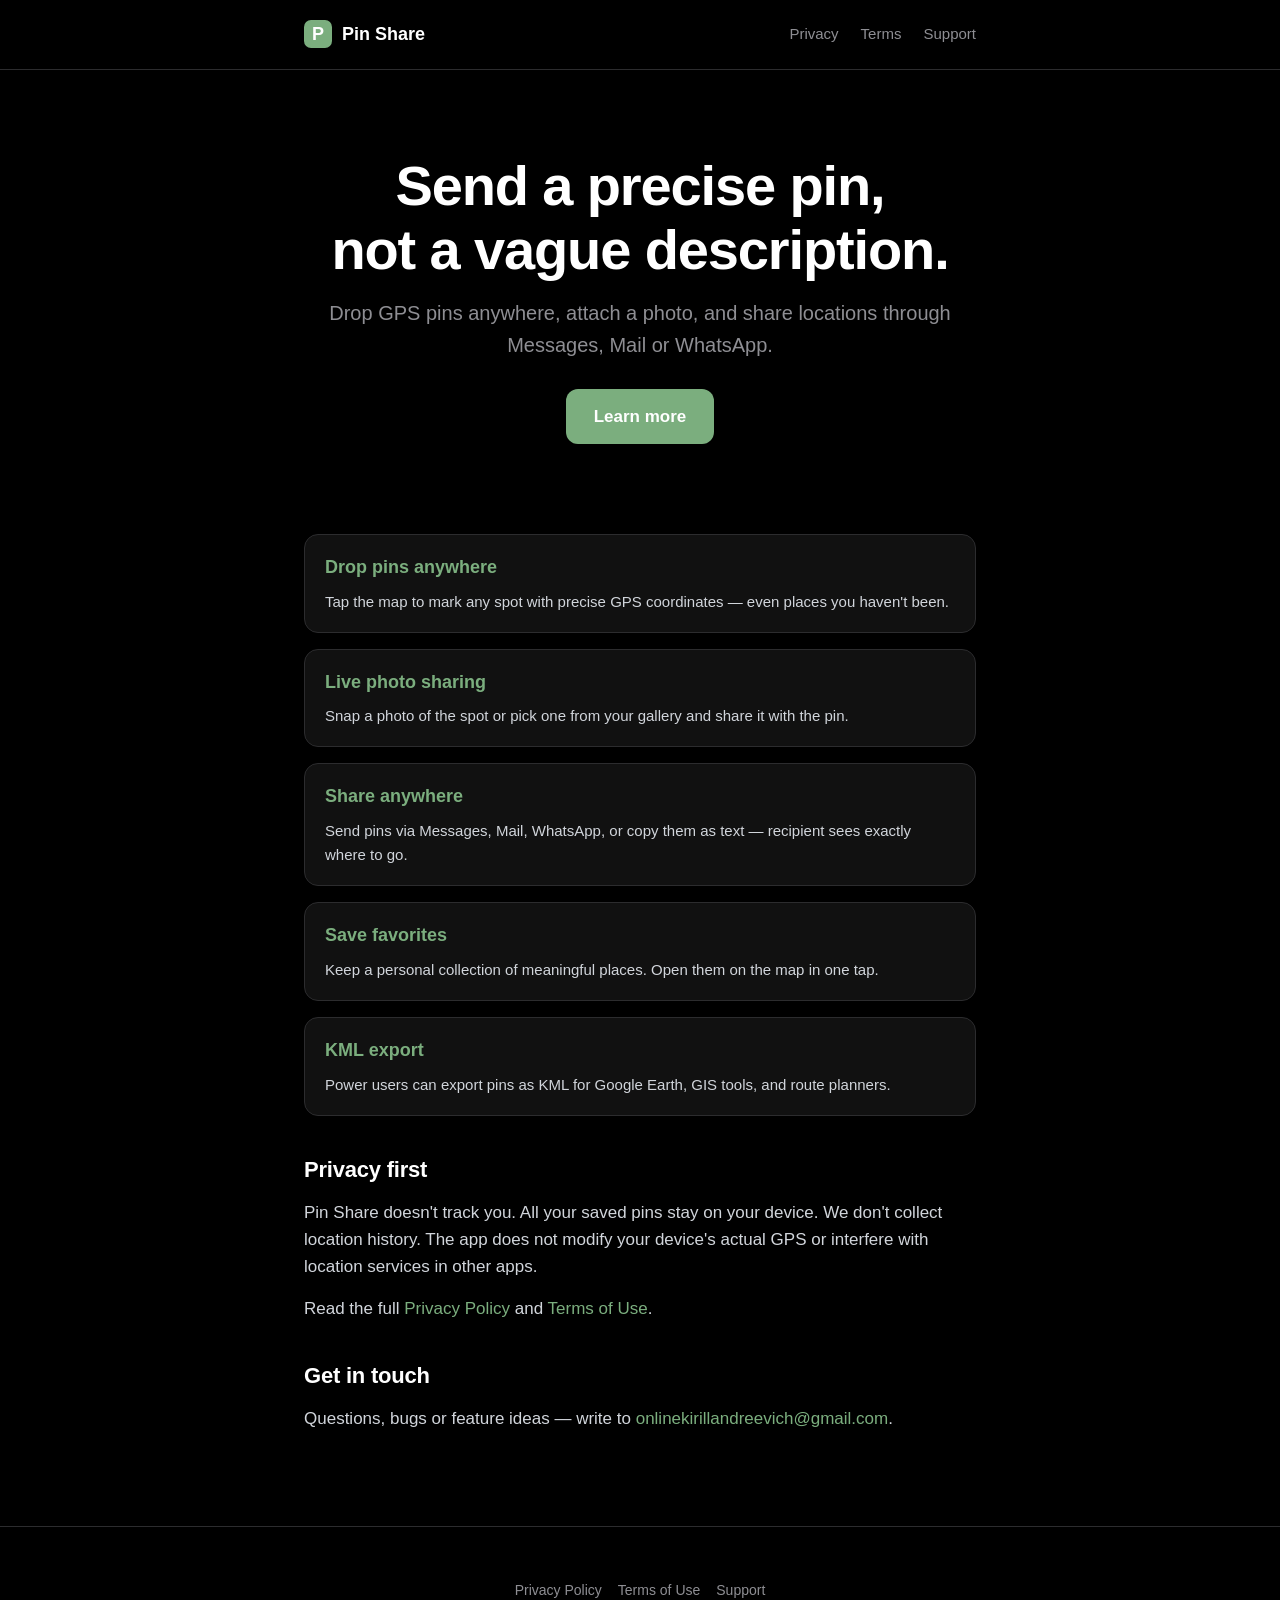
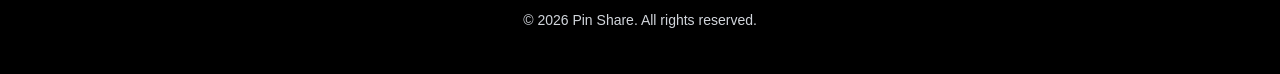
<file: index.html>
<!DOCTYPE html>
<html lang="en">
<head>
    <meta charset="UTF-8">
    <meta name="viewport" content="width=device-width, initial-scale=1.0">
    <title>Pin Share — Drop, save and share GPS locations with photos</title>
    <meta name="description" content="Pin Share lets you drop precise GPS pins, attach photos, and share locations through Messages, Mail, WhatsApp and more. Save your favorite spots.">
    <meta property="og:title" content="Pin Share">
    <meta property="og:description" content="Drop GPS pins, attach photos, share locations.">
    <meta property="og:type" content="website">
    <link rel="stylesheet" href="style.css">
</head>
<body>
    <header class="site-header">
        <div class="container">
            <a href="/" class="brand">
                <span class="brand-mark">P</span>
                Pin Share
            </a>
            <nav class="site-nav">
                <a href="privacy.html">Privacy</a>
                <a href="terms.html">Terms</a>
                <a href="mailto:onlinekirillandreevich@gmail.com">Support</a>
            </nav>
        </div>
    </header>

    <main class="container">
        <section class="hero">
            <h1>Send a precise pin,<br>not a vague description.</h1>
            <p class="tagline">Drop GPS pins anywhere, attach a photo, and share locations through Messages, Mail or WhatsApp.</p>
            <a class="cta" href="#features">Learn more</a>
        </section>

        <section class="features" id="features">
            <div class="feature">
                <h3>Drop pins anywhere</h3>
                <p>Tap the map to mark any spot with precise GPS coordinates — even places you haven't been.</p>
            </div>
            <div class="feature">
                <h3>Live photo sharing</h3>
                <p>Snap a photo of the spot or pick one from your gallery and share it with the pin.</p>
            </div>
            <div class="feature">
                <h3>Share anywhere</h3>
                <p>Send pins via Messages, Mail, WhatsApp, or copy them as text — recipient sees exactly where to go.</p>
            </div>
            <div class="feature">
                <h3>Save favorites</h3>
                <p>Keep a personal collection of meaningful places. Open them on the map in one tap.</p>
            </div>
            <div class="feature">
                <h3>KML export</h3>
                <p>Power users can export pins as KML for Google Earth, GIS tools, and route planners.</p>
            </div>
        </section>

        <section>
            <h2>Privacy first</h2>
            <p>Pin Share doesn't track you. All your saved pins stay on your device. We don't collect location history. The app does not modify your device's actual GPS or interfere with location services in other apps.</p>
            <p>Read the full <a href="privacy.html">Privacy Policy</a> and <a href="terms.html">Terms of Use</a>.</p>
        </section>

        <section>
            <h2>Get in touch</h2>
            <p>Questions, bugs or feature ideas — write to <a href="mailto:onlinekirillandreevich@gmail.com">onlinekirillandreevich@gmail.com</a>.</p>
        </section>
    </main>

    <footer class="site-footer">
        <div class="container">
            <div class="footer-links">
                <a href="privacy.html">Privacy Policy</a>
                <a href="terms.html">Terms of Use</a>
                <a href="mailto:onlinekirillandreevich@gmail.com">Support</a>
            </div>
            <p>© <span id="year">2026</span> Pin Share. All rights reserved.</p>
        </div>
    </footer>

    <script>
        document.getElementById('year').textContent = new Date().getFullYear();
    </script>
</body>
</html>
</file>
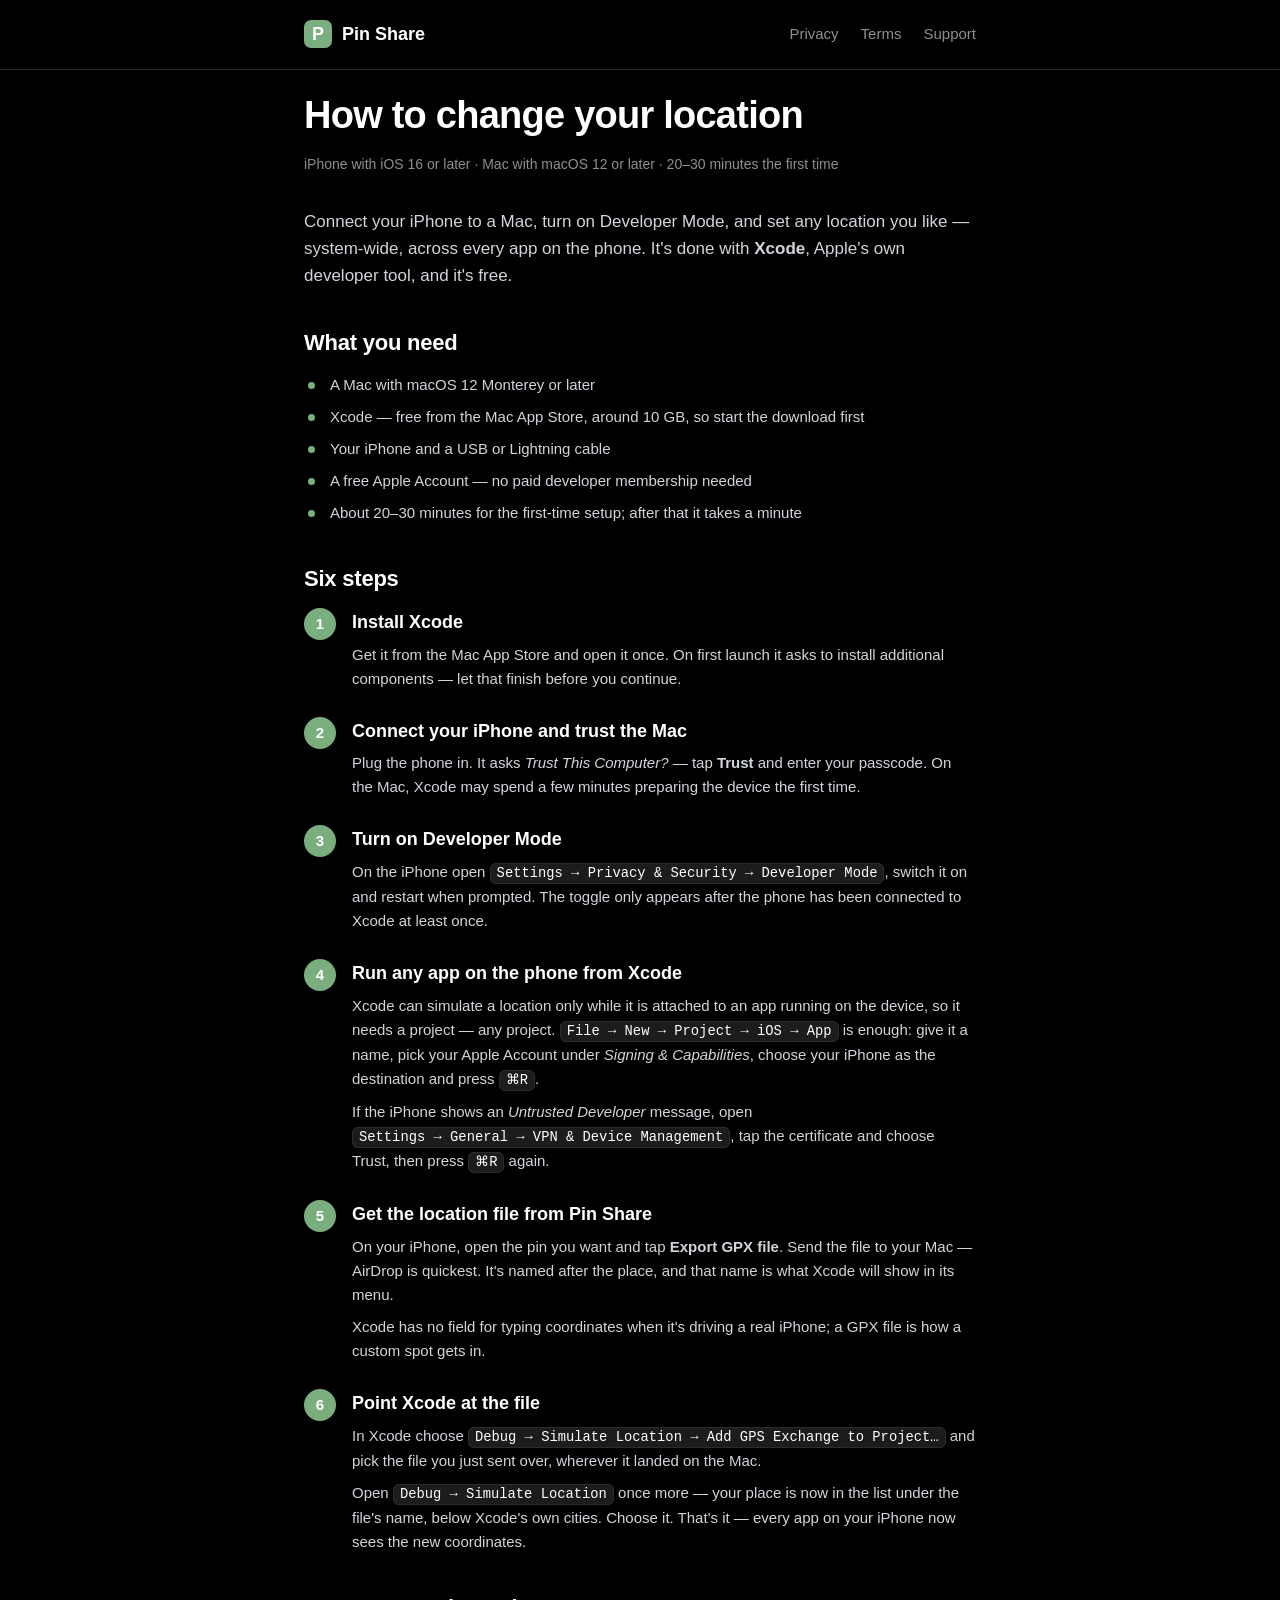
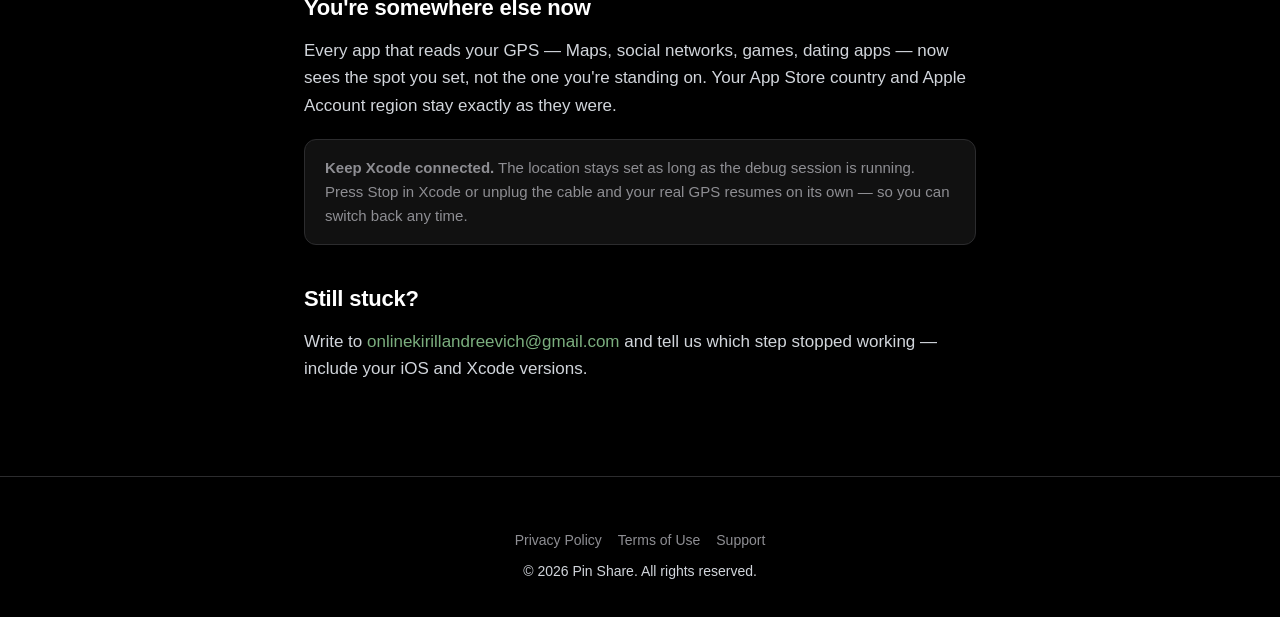
<file: instruction/index.html>
<!DOCTYPE html>
<html lang="en">
<head>
    <meta charset="UTF-8">
    <meta name="viewport" content="width=device-width, initial-scale=1.0">
    <title>How to change your location on iPhone — Pin Share</title>
    <meta name="description" content="Step-by-step guide to making your iPhone report a location you choose, using Xcode — Apple's own developer tool for Mac.">
    <meta property="og:title" content="How to change your location on iPhone">
    <meta property="og:description" content="Use Xcode, Apple's own developer tool, to make your iPhone report any location you pick.">
    <meta property="og:type" content="article">
    <link rel="stylesheet" href="../style.css">
    <style>
        /* Page-specific: the pin card, the step list and the copy buttons. */
        .pin-card {
            background: var(--surface);
            border: 1px solid var(--border);
            border-radius: 16px;
            padding: 20px;
            margin: 28px 0 8px;
        }
        .pin-card .pin-name {
            font-size: 15px;
            color: var(--accent);
            font-weight: 600;
            margin-bottom: 14px;
            word-break: break-word;
        }
        .coord-row {
            display: flex;
            align-items: center;
            gap: 12px;
            padding: 12px 0;
            border-top: 1px solid var(--border);
        }
        .coord-row:first-of-type { border-top: none; padding-top: 0; }
        .coord-label {
            font-size: 13px;
            color: var(--text-secondary);
            text-transform: uppercase;
            letter-spacing: 0.06em;
            width: 86px;
            flex-shrink: 0;
        }
        .coord-value {
            flex: 1;
            min-width: 0;
            font-family: ui-monospace, SFMono-Regular, Menlo, monospace;
            font-size: 19px;
            font-weight: 600;
            word-break: break-all;
        }
        .copy-btn {
            flex-shrink: 0;
            background: var(--surface-2);
            border: 1px solid var(--border);
            color: var(--text);
            border-radius: 10px;
            padding: 8px 14px;
            font: inherit;
            font-size: 14px;
            font-weight: 600;
            cursor: pointer;
            transition: background 0.15s ease;
        }
        .copy-btn:hover { background: var(--border); }
        .copy-btn.done { background: var(--accent); border-color: var(--accent); color: #fff; }
        .copy-all {
            display: block;
            width: 100%;
            margin-top: 16px;
            background: var(--accent);
            border: none;
            color: #fff;
            border-radius: 12px;
            padding: 15px;
            font: inherit;
            font-size: 17px;
            font-weight: 600;
            cursor: pointer;
            transition: background 0.15s ease;
        }
        .copy-all:hover { background: var(--accent-pressed); }
        .copy-all.done { background: var(--accent-pressed); }
        .steps { counter-reset: step; margin: 0; padding: 0; list-style: none; }
        .steps > li {
            counter-increment: step;
            position: relative;
            padding-left: 48px;
            margin-bottom: 26px;
        }
        .steps > li::before {
            content: counter(step);
            position: absolute;
            left: 0;
            top: 0;
            width: 32px;
            height: 32px;
            border-radius: 16px;
            background: var(--accent);
            color: #fff;
            font-weight: 700;
            font-size: 15px;
            display: grid;
            place-items: center;
        }
        .steps h3 { margin-top: 2px; margin-bottom: 6px; }
        .steps p { font-size: 15px; margin-bottom: 0; }
        .steps p + p { margin-top: 8px; }
        kbd, .menu-path {
            font-family: ui-monospace, SFMono-Regular, Menlo, monospace;
            font-size: 0.92em;
            background: var(--surface-2);
            border: 1px solid var(--border);
            border-radius: 6px;
            padding: 2px 6px;
            color: var(--text);
            white-space: nowrap;
        }
        .needs { margin: 6px 0 18px; padding: 0; list-style: none; }
        .needs li {
            padding-left: 26px;
            position: relative;
            color: #d1d5db;
            font-size: 15px;
            margin-bottom: 8px;
        }
        .needs li::before {
            content: "";
            position: absolute;
            left: 4px;
            top: 9px;
            width: 7px;
            height: 7px;
            border-radius: 4px;
            background: var(--accent);
        }
        @media (max-width: 600px) {
            .coord-row { flex-wrap: wrap; gap: 8px; }
            .coord-label { width: 100%; }
            .coord-value { font-size: 17px; flex-basis: 100%; }
            .copy-btn { width: 100%; }
        }
    </style>
</head>
<body>
    <header class="site-header">
        <div class="container">
            <a href="../" class="brand">
                <span class="brand-mark">P</span>
                Pin Share
            </a>
            <nav class="site-nav">
                <a href="../privacy.html">Privacy</a>
                <a href="../terms.html">Terms</a>
                <a href="mailto:onlinekirillandreevich@gmail.com">Support</a>
            </nav>
        </div>
    </header>

    <main class="container">
        <h1>How to change your location</h1>
        <p class="meta">iPhone with iOS 16 or later · Mac with macOS 12 or later · 20–30 minutes the first time</p>

        <p>Connect your iPhone to a Mac, turn on Developer Mode, and set any location you like — system-wide, across every app on the phone. It's done with <strong>Xcode</strong>, Apple's own developer tool, and it's free.</p>
        <p id="pin-lead" hidden>These are the coordinates of the pin you picked — the GPX file from step&nbsp;5 carries exactly this spot.</p>

        <!-- Filled from the URL fragment the app appends (#lat=..&lng=..&name=..). -->
        <div id="pin-card" class="pin-card" hidden>
            <div id="pin-name" class="pin-name" hidden></div>
            <div class="coord-row">
                <span class="coord-label">Latitude</span>
                <span class="coord-value" id="lat-value">—</span>
                <button class="copy-btn" data-copy="lat-value">Copy</button>
            </div>
            <div class="coord-row">
                <span class="coord-label">Longitude</span>
                <span class="coord-value" id="lng-value">—</span>
                <button class="copy-btn" data-copy="lng-value">Copy</button>
            </div>
            <button class="copy-all" id="copy-both">Copy both coordinates</button>
        </div>

        <h2>What you need</h2>
        <ul class="needs">
            <li>A Mac with macOS 12 Monterey or later</li>
            <li>Xcode — free from the Mac App Store, around 10 GB, so start the download first</li>
            <li>Your iPhone and a USB or Lightning cable</li>
            <li>A free Apple Account — no paid developer membership needed</li>
            <li>About 20–30 minutes for the first-time setup; after that it takes a minute</li>
        </ul>

        <h2>Six steps</h2>
        <ol class="steps">
            <li>
                <h3>Install Xcode</h3>
                <p>Get it from the Mac App Store and open it once. On first launch it asks to install additional components — let that finish before you continue.</p>
            </li>
            <li>
                <h3>Connect your iPhone and trust the Mac</h3>
                <p>Plug the phone in. It asks <em>Trust This Computer?</em> — tap <strong>Trust</strong> and enter your passcode. On the Mac, Xcode may spend a few minutes preparing the device the first time.</p>
            </li>
            <li>
                <h3>Turn on Developer Mode</h3>
                <p>On the iPhone open <span class="menu-path">Settings → Privacy &amp; Security → Developer Mode</span>, switch it on and restart when prompted. The toggle only appears after the phone has been connected to Xcode at least once.</p>
            </li>
            <li>
                <h3>Run any app on the phone from Xcode</h3>
                <p>Xcode can simulate a location only while it is attached to an app running on the device, so it needs a project — any project. <span class="menu-path">File → New → Project → iOS → App</span> is enough: give it a name, pick your Apple Account under <em>Signing &amp; Capabilities</em>, choose your iPhone as the destination and press <kbd>⌘R</kbd>.</p>
                <p>If the iPhone shows an <em>Untrusted Developer</em> message, open <span class="menu-path">Settings → General → VPN &amp; Device Management</span>, tap the certificate and choose Trust, then press <kbd>⌘R</kbd> again.</p>
            </li>
            <li>
                <h3>Get the location file from Pin Share</h3>
                <p>On your iPhone, open the pin you want and tap <strong>Export GPX file</strong>. Send the file to your Mac — AirDrop is quickest. It's named after the place, and that name is what Xcode will show in its menu.</p>
                <p>Xcode has no field for typing coordinates when it's driving a real iPhone; a GPX file is how a custom spot gets in.</p>
            </li>
            <li>
                <h3>Point Xcode at the file</h3>
                <p>In Xcode choose <span class="menu-path">Debug → Simulate Location → Add GPS Exchange to Project…</span> and pick the file you just sent over, wherever it landed on the Mac.</p>
                <p>Open <span class="menu-path">Debug → Simulate Location</span> once more — your place is now in the list under the file's name, below Xcode's own cities. Choose it. That's it — every app on your iPhone now sees the new coordinates.</p>
            </li>
        </ol>

        <h2>You're somewhere else now</h2>
        <p>Every app that reads your GPS — Maps, social networks, games, dating apps — now sees the spot you set, not the one you're standing on. Your App Store country and Apple Account region stay exactly as they were.</p>
        <div class="callout">
            <strong>Keep Xcode connected.</strong> The location stays set as long as the debug session is running. Press Stop in Xcode or unplug the cable and your real GPS resumes on its own — so you can switch back any time.
        </div>
        <h2>Still stuck?</h2>
        <p>Write to <a href="mailto:onlinekirillandreevich@gmail.com">onlinekirillandreevich@gmail.com</a> and tell us which step stopped working — include your iOS and Xcode versions.</p>
    </main>

    <footer class="site-footer">
        <div class="container">
            <div class="footer-links">
                <a href="../privacy.html">Privacy Policy</a>
                <a href="../terms.html">Terms of Use</a>
                <a href="mailto:onlinekirillandreevich@gmail.com">Support</a>
            </div>
            <p>© <span id="year">2026</span> Pin Share. All rights reserved.</p>
        </div>
    </footer>

    <script>
        document.getElementById('year').textContent = new Date().getFullYear();

        // The app passes the chosen pin in the URL fragment, not the query string, so the
        // coordinates never reach a web server log or a Referer header.
        (function () {
            var card = document.getElementById('pin-card');
            var lead = document.getElementById('pin-lead');

            function parsePin() {
                var hash = (location.hash || '').replace(/^#/, '');
                if (!hash) return null;
                var params = new URLSearchParams(hash);
                var lat = parseFloat(params.get('lat'));
                var lng = parseFloat(params.get('lng'));
                if (!isFinite(lat) || !isFinite(lng)) return null;
                if (Math.abs(lat) > 90 || Math.abs(lng) > 180) return null;
                return { lat: lat, lng: lng, name: params.get('name') || '' };
            }

            function render() {
                var pin = parsePin();
                if (!pin) {
                    // The usual case: the banner is tapped before anything is picked, so the
                    // page is just the guide.
                    lead.hidden = true;
                    card.hidden = true;
                    return;
                }
                lead.hidden = false;
                card.hidden = false;
                document.getElementById('lat-value').textContent = pin.lat.toFixed(6);
                document.getElementById('lng-value').textContent = pin.lng.toFixed(6);
                var nameEl = document.getElementById('pin-name');
                // textContent, never innerHTML: the name is whatever the user typed.
                nameEl.textContent = pin.name;
                nameEl.hidden = !pin.name;
            }

            function flash(button, label) {
                var original = button.textContent;
                button.textContent = label;
                button.classList.add('done');
                setTimeout(function () {
                    button.textContent = original;
                    button.classList.remove('done');
                }, 1600);
            }

            function copy(text, button) {
                function fallback() {
                    // Older Safari, and any context where the clipboard API is unavailable.
                    var field = document.createElement('textarea');
                    field.value = text;
                    field.setAttribute('readonly', '');
                    field.style.cssText = 'position:fixed;top:-1000px;opacity:0';
                    document.body.appendChild(field);
                    field.select();
                    field.setSelectionRange(0, text.length);
                    var ok = false;
                    try { ok = document.execCommand('copy'); } catch (e) { ok = false; }
                    document.body.removeChild(field);
                    flash(button, ok ? 'Copied' : 'Select and copy');
                }
                if (navigator.clipboard && navigator.clipboard.writeText) {
                    navigator.clipboard.writeText(text).then(function () {
                        flash(button, 'Copied');
                    }, fallback);
                } else {
                    fallback();
                }
            }

            Array.prototype.forEach.call(document.querySelectorAll('.copy-btn'), function (button) {
                button.addEventListener('click', function () {
                    copy(document.getElementById(button.dataset.copy).textContent, button);
                });
            });

            document.getElementById('copy-both').addEventListener('click', function () {
                var lat = document.getElementById('lat-value').textContent;
                var lng = document.getElementById('lng-value').textContent;
                copy(lat + ', ' + lng, this);
            });

            window.addEventListener('hashchange', render);
            render();
        })();
    </script>
</body>
</html>
</file>
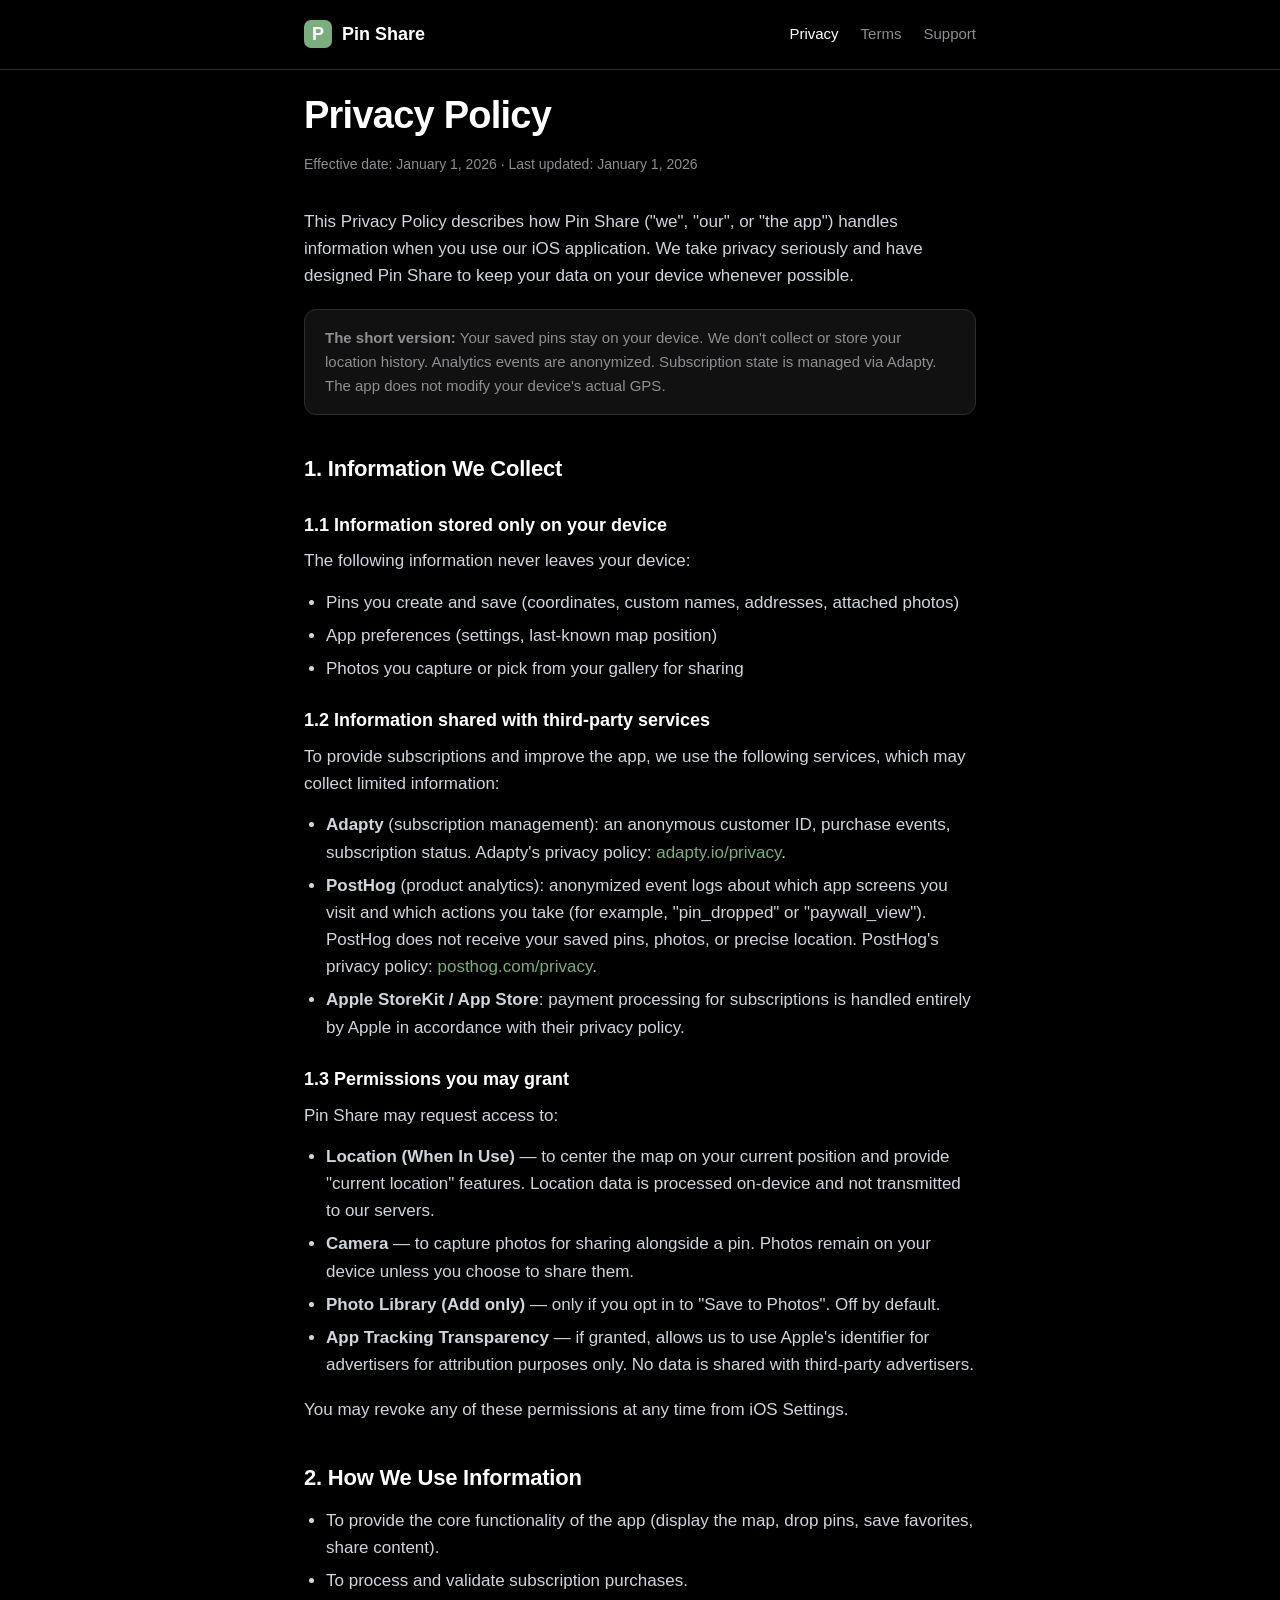
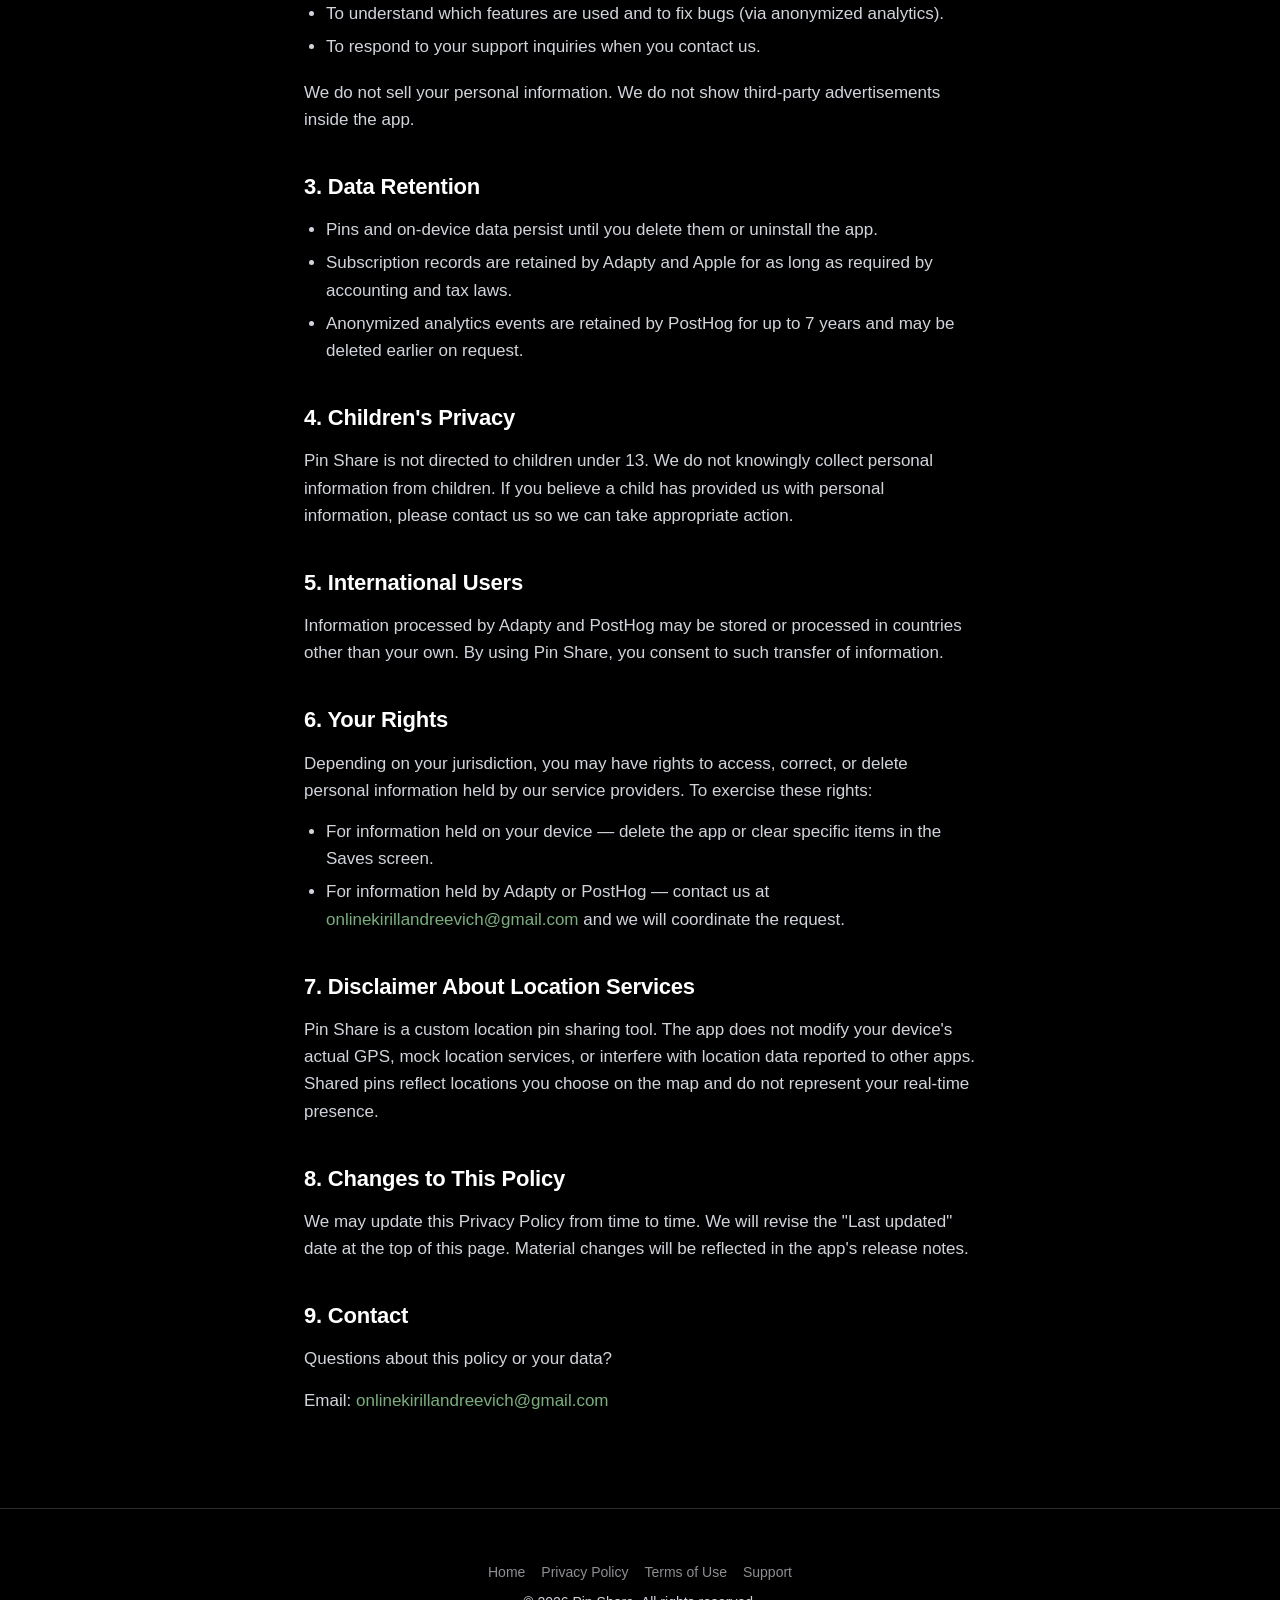
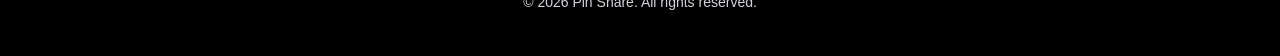
<file: privacy.html>
<!DOCTYPE html>
<html lang="en">
<head>
    <meta charset="UTF-8">
    <meta name="viewport" content="width=device-width, initial-scale=1.0">
    <title>Privacy Policy — Pin Share</title>
    <meta name="description" content="Privacy Policy for the Pin Share iOS app.">
    <link rel="stylesheet" href="style.css">
</head>
<body>
    <header class="site-header">
        <div class="container">
            <a href="index.html" class="brand">
                <span class="brand-mark">P</span>
                Pin Share
            </a>
            <nav class="site-nav">
                <a href="privacy.html" class="active">Privacy</a>
                <a href="terms.html">Terms</a>
                <a href="mailto:onlinekirillandreevich@gmail.com">Support</a>
            </nav>
        </div>
    </header>

    <main class="container">
        <h1>Privacy Policy</h1>
        <p class="meta">Effective date: January 1, 2026 · Last updated: January 1, 2026</p>

        <p>This Privacy Policy describes how Pin Share ("we", "our", or "the app") handles information when you use our iOS application. We take privacy seriously and have designed Pin Share to keep your data on your device whenever possible.</p>

        <div class="callout">
            <strong>The short version:</strong> Your saved pins stay on your device. We don't collect or store your location history. Analytics events are anonymized. Subscription state is managed via Adapty. The app does not modify your device's actual GPS.
        </div>

        <h2>1. Information We Collect</h2>

        <h3>1.1 Information stored only on your device</h3>
        <p>The following information never leaves your device:</p>
        <ul>
            <li>Pins you create and save (coordinates, custom names, addresses, attached photos)</li>
            <li>App preferences (settings, last-known map position)</li>
            <li>Photos you capture or pick from your gallery for sharing</li>
        </ul>

        <h3>1.2 Information shared with third-party services</h3>
        <p>To provide subscriptions and improve the app, we use the following services, which may collect limited information:</p>
        <ul>
            <li><strong>Adapty</strong> (subscription management): an anonymous customer ID, purchase events, subscription status. Adapty's privacy policy: <a href="https://adapty.io/privacy" target="_blank" rel="noopener">adapty.io/privacy</a>.</li>
            <li><strong>PostHog</strong> (product analytics): anonymized event logs about which app screens you visit and which actions you take (for example, "pin_dropped" or "paywall_view"). PostHog does not receive your saved pins, photos, or precise location. PostHog's privacy policy: <a href="https://posthog.com/privacy" target="_blank" rel="noopener">posthog.com/privacy</a>.</li>
            <li><strong>Apple StoreKit / App Store</strong>: payment processing for subscriptions is handled entirely by Apple in accordance with their privacy policy.</li>
        </ul>

        <h3>1.3 Permissions you may grant</h3>
        <p>Pin Share may request access to:</p>
        <ul>
            <li><strong>Location (When In Use)</strong> — to center the map on your current position and provide "current location" features. Location data is processed on-device and not transmitted to our servers.</li>
            <li><strong>Camera</strong> — to capture photos for sharing alongside a pin. Photos remain on your device unless you choose to share them.</li>
            <li><strong>Photo Library (Add only)</strong> — only if you opt in to "Save to Photos". Off by default.</li>
            <li><strong>App Tracking Transparency</strong> — if granted, allows us to use Apple's identifier for advertisers for attribution purposes only. No data is shared with third-party advertisers.</li>
        </ul>
        <p>You may revoke any of these permissions at any time from iOS Settings.</p>

        <h2>2. How We Use Information</h2>
        <ul>
            <li>To provide the core functionality of the app (display the map, drop pins, save favorites, share content).</li>
            <li>To process and validate subscription purchases.</li>
            <li>To understand which features are used and to fix bugs (via anonymized analytics).</li>
            <li>To respond to your support inquiries when you contact us.</li>
        </ul>
        <p>We do not sell your personal information. We do not show third-party advertisements inside the app.</p>

        <h2>3. Data Retention</h2>
        <ul>
            <li>Pins and on-device data persist until you delete them or uninstall the app.</li>
            <li>Subscription records are retained by Adapty and Apple for as long as required by accounting and tax laws.</li>
            <li>Anonymized analytics events are retained by PostHog for up to 7 years and may be deleted earlier on request.</li>
        </ul>

        <h2>4. Children's Privacy</h2>
        <p>Pin Share is not directed to children under 13. We do not knowingly collect personal information from children. If you believe a child has provided us with personal information, please contact us so we can take appropriate action.</p>

        <h2>5. International Users</h2>
        <p>Information processed by Adapty and PostHog may be stored or processed in countries other than your own. By using Pin Share, you consent to such transfer of information.</p>

        <h2>6. Your Rights</h2>
        <p>Depending on your jurisdiction, you may have rights to access, correct, or delete personal information held by our service providers. To exercise these rights:</p>
        <ul>
            <li>For information held on your device — delete the app or clear specific items in the Saves screen.</li>
            <li>For information held by Adapty or PostHog — contact us at <a href="mailto:onlinekirillandreevich@gmail.com">onlinekirillandreevich@gmail.com</a> and we will coordinate the request.</li>
        </ul>

        <h2>7. Disclaimer About Location Services</h2>
        <p>Pin Share is a custom location pin sharing tool. The app does not modify your device's actual GPS, mock location services, or interfere with location data reported to other apps. Shared pins reflect locations you choose on the map and do not represent your real-time presence.</p>

        <h2>8. Changes to This Policy</h2>
        <p>We may update this Privacy Policy from time to time. We will revise the "Last updated" date at the top of this page. Material changes will be reflected in the app's release notes.</p>

        <h2>9. Contact</h2>
        <p>Questions about this policy or your data?</p>
        <p>Email: <a href="mailto:onlinekirillandreevich@gmail.com">onlinekirillandreevich@gmail.com</a></p>
    </main>

    <footer class="site-footer">
        <div class="container">
            <div class="footer-links">
                <a href="index.html">Home</a>
                <a href="privacy.html">Privacy Policy</a>
                <a href="terms.html">Terms of Use</a>
                <a href="mailto:onlinekirillandreevich@gmail.com">Support</a>
            </div>
            <p>© <span id="year">2026</span> Pin Share. All rights reserved.</p>
        </div>
    </footer>

    <script>document.getElementById('year').textContent = new Date().getFullYear();</script>
</body>
</html>
</file>
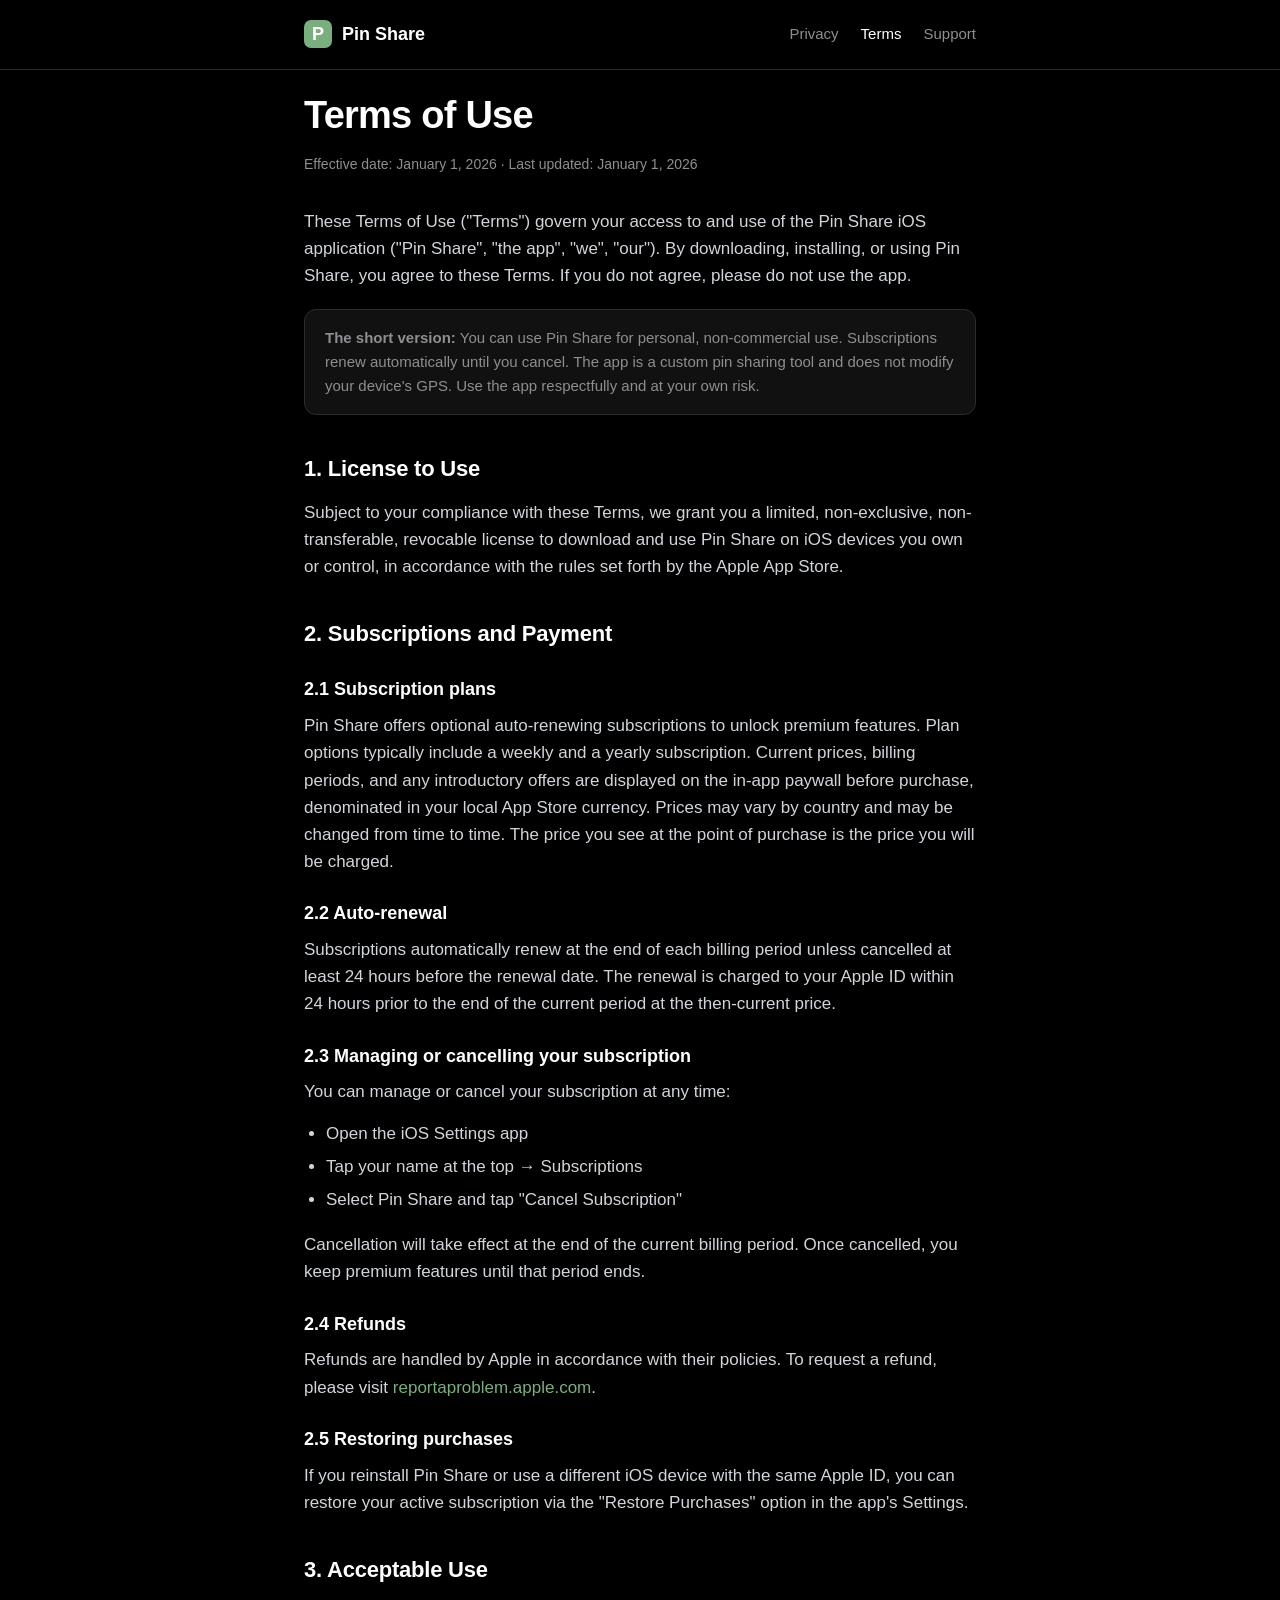
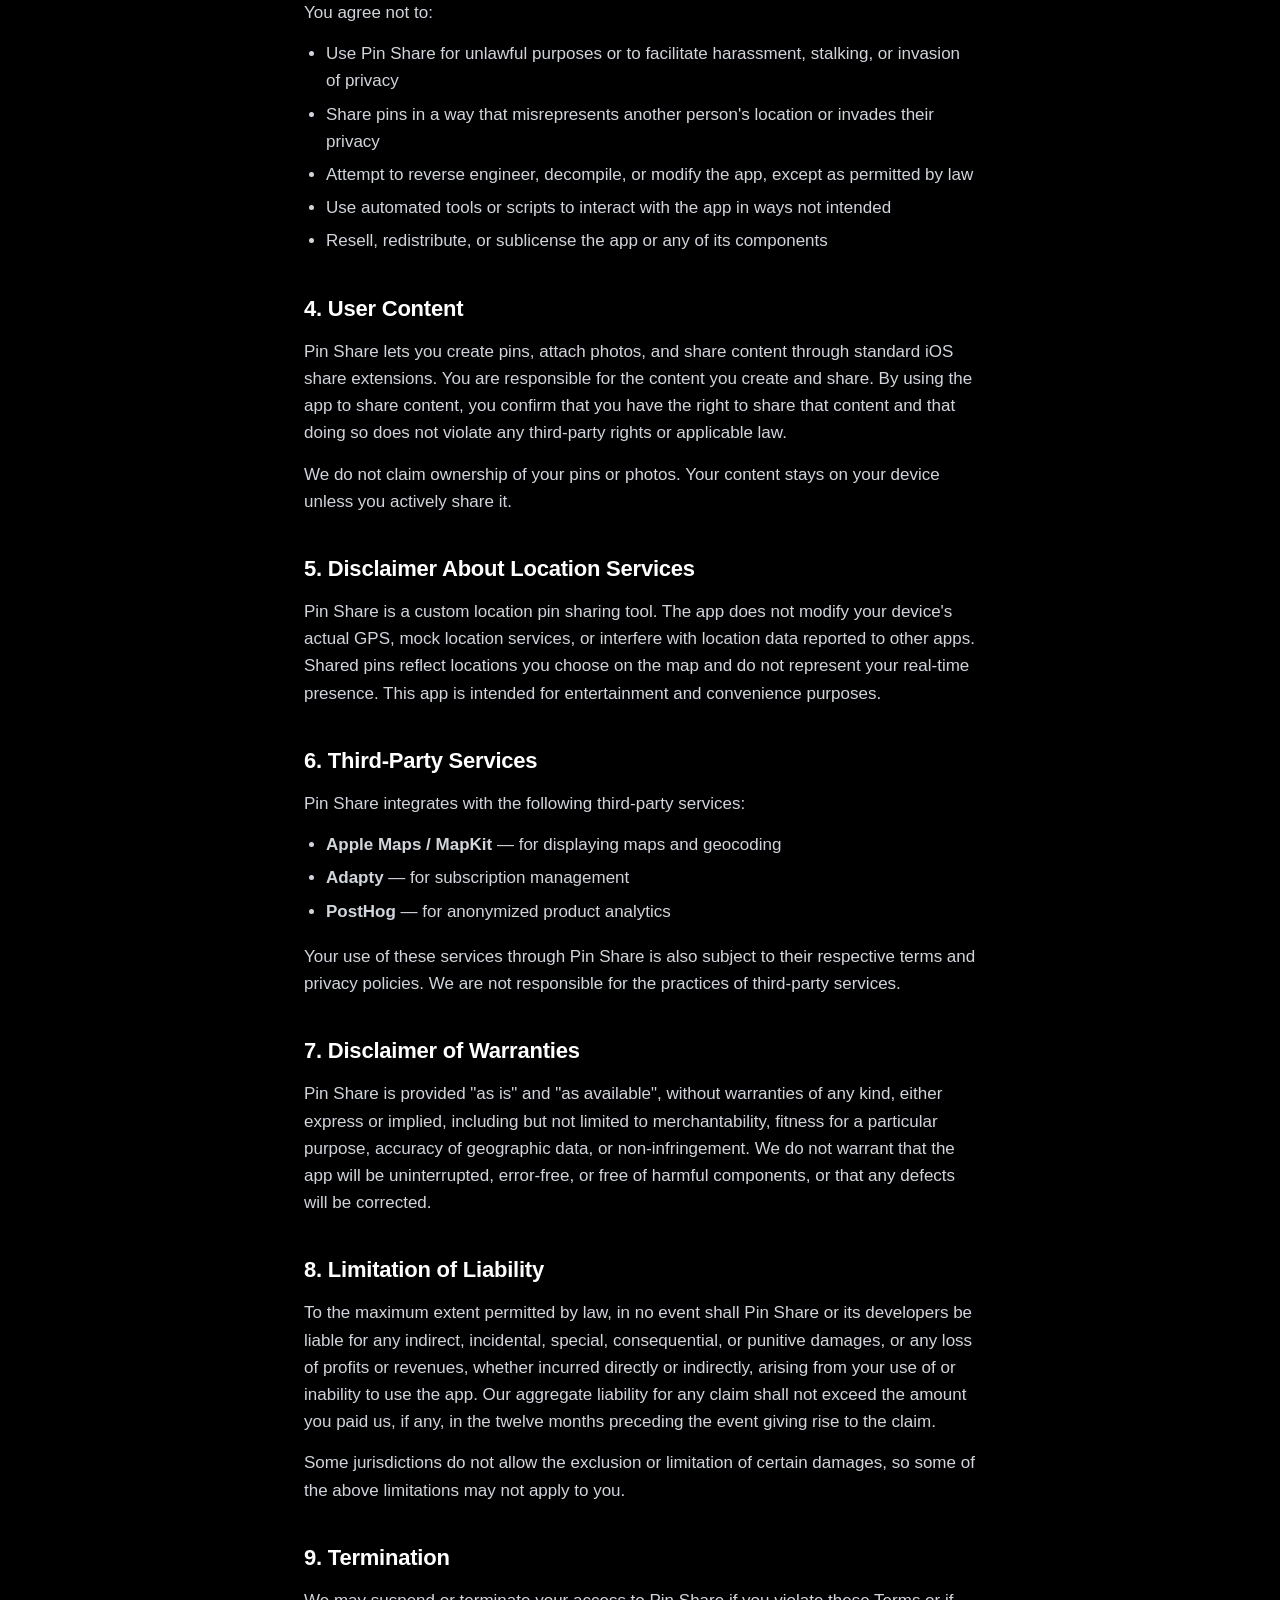
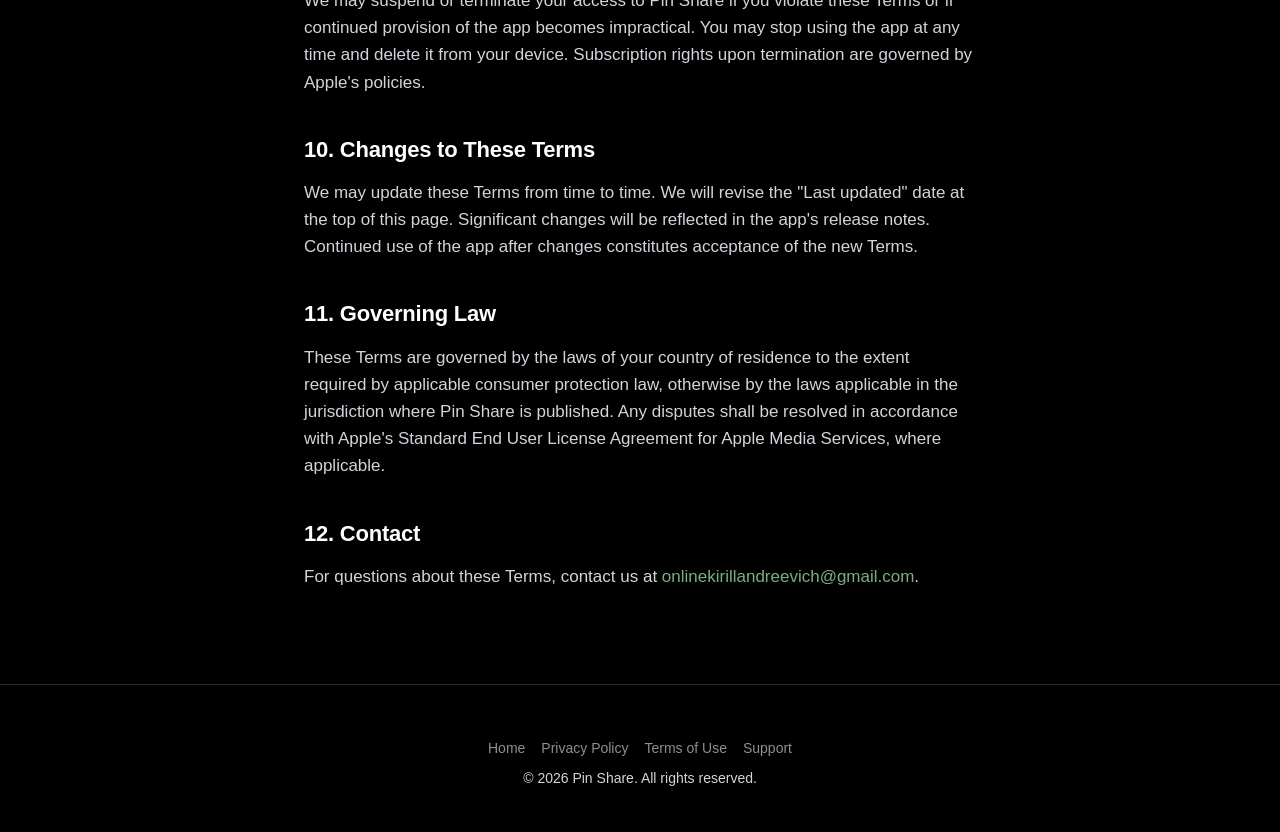
<file: terms.html>
<!DOCTYPE html>
<html lang="en">
<head>
    <meta charset="UTF-8">
    <meta name="viewport" content="width=device-width, initial-scale=1.0">
    <title>Terms of Use — Pin Share</title>
    <meta name="description" content="Terms of Use for the Pin Share iOS app.">
    <link rel="stylesheet" href="style.css">
</head>
<body>
    <header class="site-header">
        <div class="container">
            <a href="index.html" class="brand">
                <span class="brand-mark">P</span>
                Pin Share
            </a>
            <nav class="site-nav">
                <a href="privacy.html">Privacy</a>
                <a href="terms.html" class="active">Terms</a>
                <a href="mailto:onlinekirillandreevich@gmail.com">Support</a>
            </nav>
        </div>
    </header>

    <main class="container">
        <h1>Terms of Use</h1>
        <p class="meta">Effective date: January 1, 2026 · Last updated: January 1, 2026</p>

        <p>These Terms of Use ("Terms") govern your access to and use of the Pin Share iOS application ("Pin Share", "the app", "we", "our"). By downloading, installing, or using Pin Share, you agree to these Terms. If you do not agree, please do not use the app.</p>

        <div class="callout">
            <strong>The short version:</strong> You can use Pin Share for personal, non-commercial use. Subscriptions renew automatically until you cancel. The app is a custom pin sharing tool and does not modify your device's GPS. Use the app respectfully and at your own risk.
        </div>

        <h2>1. License to Use</h2>
        <p>Subject to your compliance with these Terms, we grant you a limited, non-exclusive, non-transferable, revocable license to download and use Pin Share on iOS devices you own or control, in accordance with the rules set forth by the Apple App Store.</p>

        <h2>2. Subscriptions and Payment</h2>

        <h3>2.1 Subscription plans</h3>
        <p>Pin Share offers optional auto-renewing subscriptions to unlock premium features. Plan options typically include a weekly and a yearly subscription. Current prices, billing periods, and any introductory offers are displayed on the in-app paywall before purchase, denominated in your local App Store currency. Prices may vary by country and may be changed from time to time. The price you see at the point of purchase is the price you will be charged.</p>

        <h3>2.2 Auto-renewal</h3>
        <p>Subscriptions automatically renew at the end of each billing period unless cancelled at least 24 hours before the renewal date. The renewal is charged to your Apple ID within 24 hours prior to the end of the current period at the then-current price.</p>

        <h3>2.3 Managing or cancelling your subscription</h3>
        <p>You can manage or cancel your subscription at any time:</p>
        <ul>
            <li>Open the iOS Settings app</li>
            <li>Tap your name at the top → Subscriptions</li>
            <li>Select Pin Share and tap "Cancel Subscription"</li>
        </ul>
        <p>Cancellation will take effect at the end of the current billing period. Once cancelled, you keep premium features until that period ends.</p>

        <h3>2.4 Refunds</h3>
        <p>Refunds are handled by Apple in accordance with their policies. To request a refund, please visit <a href="https://reportaproblem.apple.com" target="_blank" rel="noopener">reportaproblem.apple.com</a>.</p>

        <h3>2.5 Restoring purchases</h3>
        <p>If you reinstall Pin Share or use a different iOS device with the same Apple ID, you can restore your active subscription via the "Restore Purchases" option in the app's Settings.</p>

        <h2>3. Acceptable Use</h2>
        <p>You agree not to:</p>
        <ul>
            <li>Use Pin Share for unlawful purposes or to facilitate harassment, stalking, or invasion of privacy</li>
            <li>Share pins in a way that misrepresents another person's location or invades their privacy</li>
            <li>Attempt to reverse engineer, decompile, or modify the app, except as permitted by law</li>
            <li>Use automated tools or scripts to interact with the app in ways not intended</li>
            <li>Resell, redistribute, or sublicense the app or any of its components</li>
        </ul>

        <h2>4. User Content</h2>
        <p>Pin Share lets you create pins, attach photos, and share content through standard iOS share extensions. You are responsible for the content you create and share. By using the app to share content, you confirm that you have the right to share that content and that doing so does not violate any third-party rights or applicable law.</p>
        <p>We do not claim ownership of your pins or photos. Your content stays on your device unless you actively share it.</p>

        <h2>5. Disclaimer About Location Services</h2>
        <p>Pin Share is a custom location pin sharing tool. The app does not modify your device's actual GPS, mock location services, or interfere with location data reported to other apps. Shared pins reflect locations you choose on the map and do not represent your real-time presence. This app is intended for entertainment and convenience purposes.</p>

        <h2>6. Third-Party Services</h2>
        <p>Pin Share integrates with the following third-party services:</p>
        <ul>
            <li><strong>Apple Maps / MapKit</strong> — for displaying maps and geocoding</li>
            <li><strong>Adapty</strong> — for subscription management</li>
            <li><strong>PostHog</strong> — for anonymized product analytics</li>
        </ul>
        <p>Your use of these services through Pin Share is also subject to their respective terms and privacy policies. We are not responsible for the practices of third-party services.</p>

        <h2>7. Disclaimer of Warranties</h2>
        <p>Pin Share is provided "as is" and "as available", without warranties of any kind, either express or implied, including but not limited to merchantability, fitness for a particular purpose, accuracy of geographic data, or non-infringement. We do not warrant that the app will be uninterrupted, error-free, or free of harmful components, or that any defects will be corrected.</p>

        <h2>8. Limitation of Liability</h2>
        <p>To the maximum extent permitted by law, in no event shall Pin Share or its developers be liable for any indirect, incidental, special, consequential, or punitive damages, or any loss of profits or revenues, whether incurred directly or indirectly, arising from your use of or inability to use the app. Our aggregate liability for any claim shall not exceed the amount you paid us, if any, in the twelve months preceding the event giving rise to the claim.</p>
        <p>Some jurisdictions do not allow the exclusion or limitation of certain damages, so some of the above limitations may not apply to you.</p>

        <h2>9. Termination</h2>
        <p>We may suspend or terminate your access to Pin Share if you violate these Terms or if continued provision of the app becomes impractical. You may stop using the app at any time and delete it from your device. Subscription rights upon termination are governed by Apple's policies.</p>

        <h2>10. Changes to These Terms</h2>
        <p>We may update these Terms from time to time. We will revise the "Last updated" date at the top of this page. Significant changes will be reflected in the app's release notes. Continued use of the app after changes constitutes acceptance of the new Terms.</p>

        <h2>11. Governing Law</h2>
        <p>These Terms are governed by the laws of your country of residence to the extent required by applicable consumer protection law, otherwise by the laws applicable in the jurisdiction where Pin Share is published. Any disputes shall be resolved in accordance with Apple's Standard End User License Agreement for Apple Media Services, where applicable.</p>

        <h2>12. Contact</h2>
        <p>For questions about these Terms, contact us at <a href="mailto:onlinekirillandreevich@gmail.com">onlinekirillandreevich@gmail.com</a>.</p>
    </main>

    <footer class="site-footer">
        <div class="container">
            <div class="footer-links">
                <a href="index.html">Home</a>
                <a href="privacy.html">Privacy Policy</a>
                <a href="terms.html">Terms of Use</a>
                <a href="mailto:onlinekirillandreevich@gmail.com">Support</a>
            </div>
            <p>© <span id="year">2026</span> Pin Share. All rights reserved.</p>
        </div>
    </footer>

    <script>document.getElementById('year').textContent = new Date().getFullYear();</script>
</body>
</html>
</file>
<file: style.css>
:root {
    --bg: #000;
    --surface: #111;
    --surface-2: #1c1c1e;
    --border: #2c2c2e;
    --text: #fff;
    --text-secondary: #8e8e93;
    --accent: #7BAE7E;
    --accent-pressed: #5E9462;
    --link: #7BAE7E;
}

* {
    box-sizing: border-box;
    margin: 0;
    padding: 0;
}

html {
    -webkit-text-size-adjust: 100%;
    scroll-behavior: smooth;
}

body {
    background: var(--bg);
    color: var(--text);
    font-family: -apple-system, BlinkMacSystemFont, "Segoe UI", Roboto, Helvetica, Arial, sans-serif;
    font-size: 17px;
    line-height: 1.6;
    -webkit-font-smoothing: antialiased;
    -moz-osx-font-smoothing: grayscale;
}

.container {
    max-width: 720px;
    margin: 0 auto;
    padding: 24px 24px 80px;
}

header.site-header {
    border-bottom: 1px solid var(--border);
    padding: 20px 0;
    background: rgba(0, 0, 0, 0.85);
    backdrop-filter: saturate(180%) blur(20px);
    -webkit-backdrop-filter: saturate(180%) blur(20px);
    position: sticky;
    top: 0;
    z-index: 100;
}

header.site-header .container {
    padding-top: 0;
    padding-bottom: 0;
    display: flex;
    align-items: center;
    justify-content: space-between;
}

.brand {
    display: flex;
    align-items: center;
    gap: 10px;
    text-decoration: none;
    color: var(--text);
    font-weight: 700;
    font-size: 18px;
}

.brand-mark {
    width: 28px;
    height: 28px;
    border-radius: 7px;
    background: var(--accent);
    display: grid;
    place-items: center;
    color: white;
    font-weight: 700;
}

nav.site-nav {
    display: flex;
    gap: 22px;
}

nav.site-nav a {
    color: var(--text-secondary);
    text-decoration: none;
    font-size: 15px;
    transition: color 0.15s ease;
}

nav.site-nav a:hover,
nav.site-nav a.active {
    color: var(--text);
}

main {
    padding-top: 8px;
}

h1 {
    font-size: 38px;
    line-height: 1.15;
    font-weight: 700;
    margin-bottom: 16px;
    letter-spacing: -0.02em;
}

h2 {
    font-size: 22px;
    font-weight: 600;
    margin-top: 36px;
    margin-bottom: 12px;
    letter-spacing: -0.01em;
}

h3 {
    font-size: 18px;
    font-weight: 600;
    margin-top: 24px;
    margin-bottom: 8px;
    color: var(--text);
}

p {
    margin-bottom: 14px;
    color: #d1d5db;
}

ul, ol {
    margin: 6px 0 18px 22px;
    color: #d1d5db;
}

li {
    margin-bottom: 6px;
}

a {
    color: var(--link);
    text-decoration: none;
    transition: opacity 0.15s ease;
}

a:hover {
    opacity: 0.8;
    text-decoration: underline;
}

.meta {
    color: var(--text-secondary);
    font-size: 14px;
    margin-bottom: 32px;
}

.callout {
    background: var(--surface);
    border: 1px solid var(--border);
    border-radius: 12px;
    padding: 16px 20px;
    margin: 20px 0;
    color: var(--text-secondary);
    font-size: 15px;
}

footer.site-footer {
    border-top: 1px solid var(--border);
    padding: 28px 0;
    color: var(--text-secondary);
    font-size: 14px;
    text-align: center;
}

footer.site-footer .container {
    padding-bottom: 0;
}

footer.site-footer a {
    color: var(--text-secondary);
}

footer.site-footer .footer-links {
    display: flex;
    gap: 16px;
    justify-content: center;
    margin-bottom: 8px;
}

/* Landing-specific */
.hero {
    text-align: center;
    padding: 60px 0 40px;
}

.hero h1 {
    font-size: 56px;
    margin-bottom: 14px;
}

.hero .tagline {
    color: var(--text-secondary);
    font-size: 20px;
    margin-bottom: 28px;
}

.hero .cta {
    display: inline-block;
    background: var(--accent);
    color: white;
    padding: 14px 28px;
    border-radius: 12px;
    font-weight: 600;
    font-size: 17px;
    text-decoration: none;
    transition: background 0.15s ease;
}

.hero .cta:hover {
    background: var(--accent-pressed);
    opacity: 1;
    text-decoration: none;
}

.features {
    margin: 50px 0 30px;
    display: grid;
    gap: 16px;
}

.feature {
    background: var(--surface);
    border: 1px solid var(--border);
    border-radius: 14px;
    padding: 18px 20px;
}

.feature h3 {
    margin-top: 0;
    color: var(--accent);
}

.feature p {
    margin-bottom: 0;
    font-size: 15px;
}

@media (max-width: 600px) {
    h1 { font-size: 30px; }
    .hero h1 { font-size: 42px; }
    .hero .tagline { font-size: 17px; }
    .container { padding: 18px 18px 60px; }
    nav.site-nav { gap: 14px; }
    nav.site-nav a { font-size: 14px; }
}
</file>
